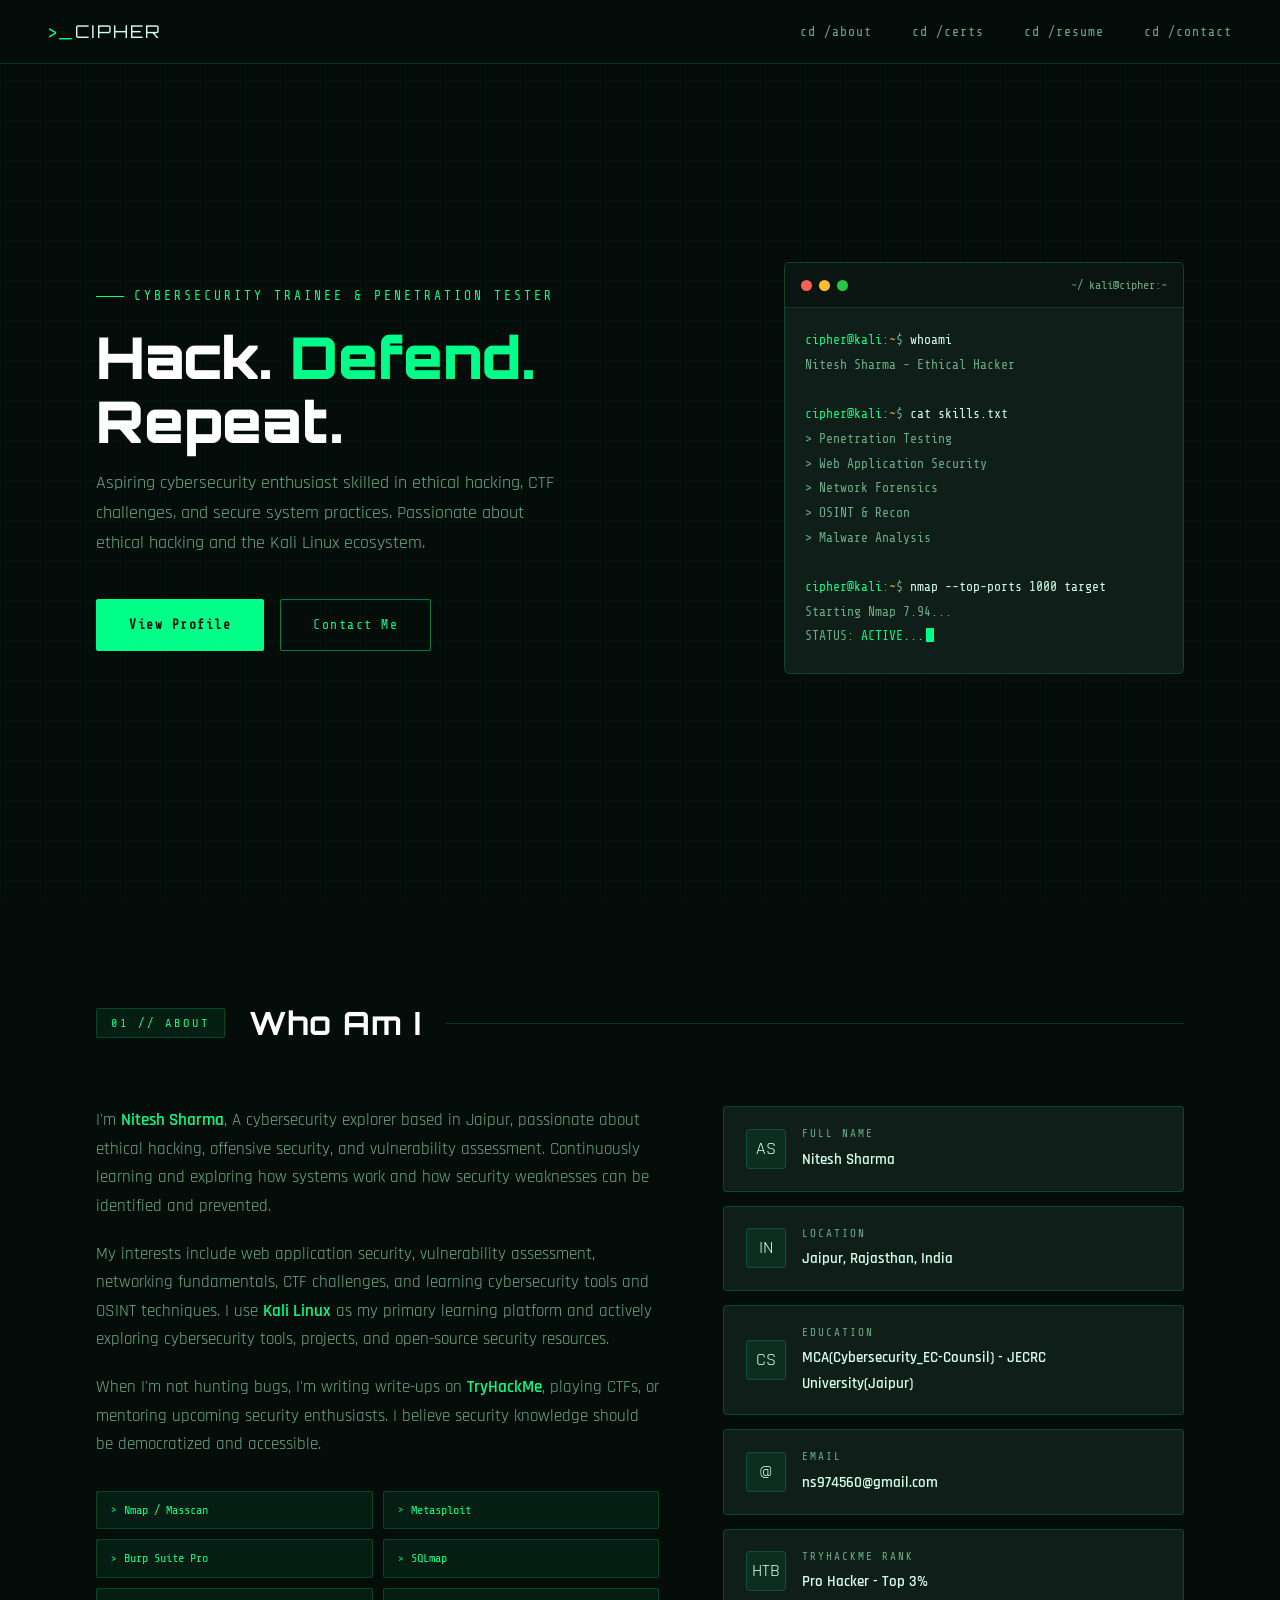
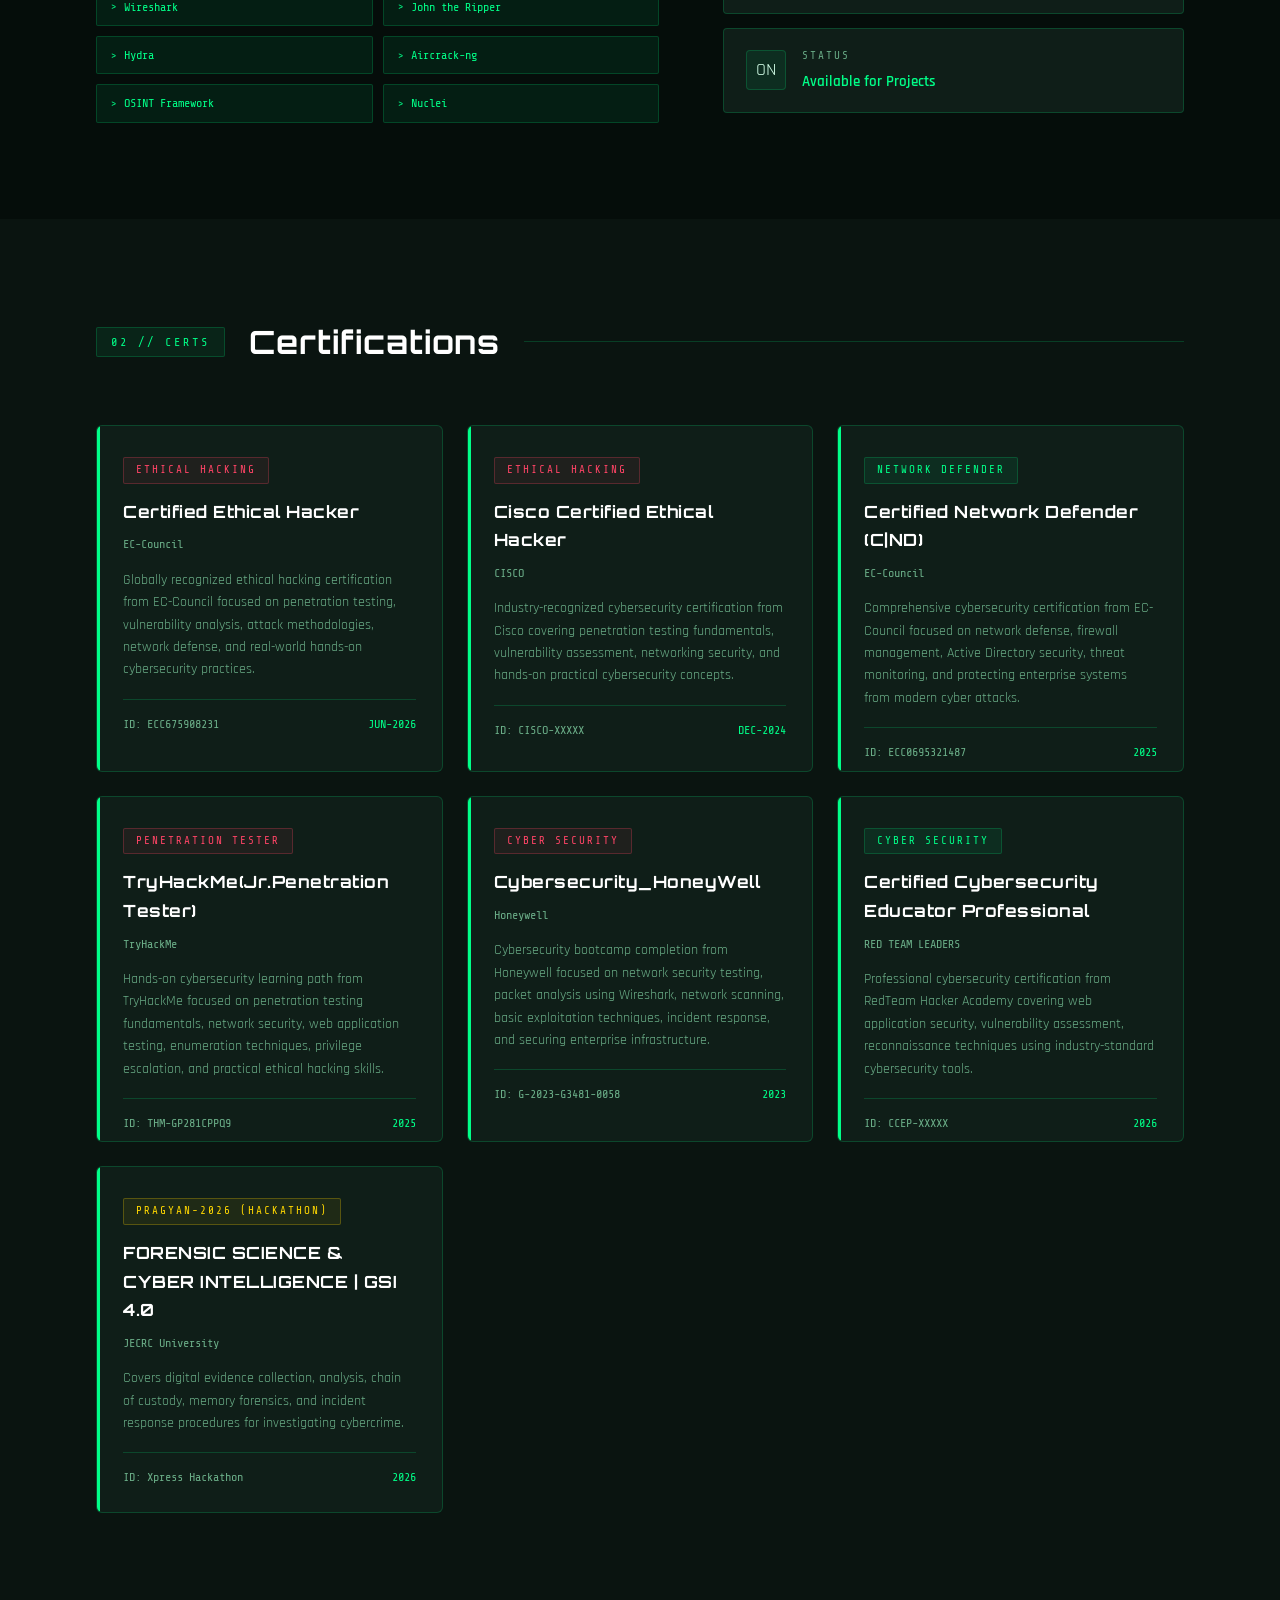
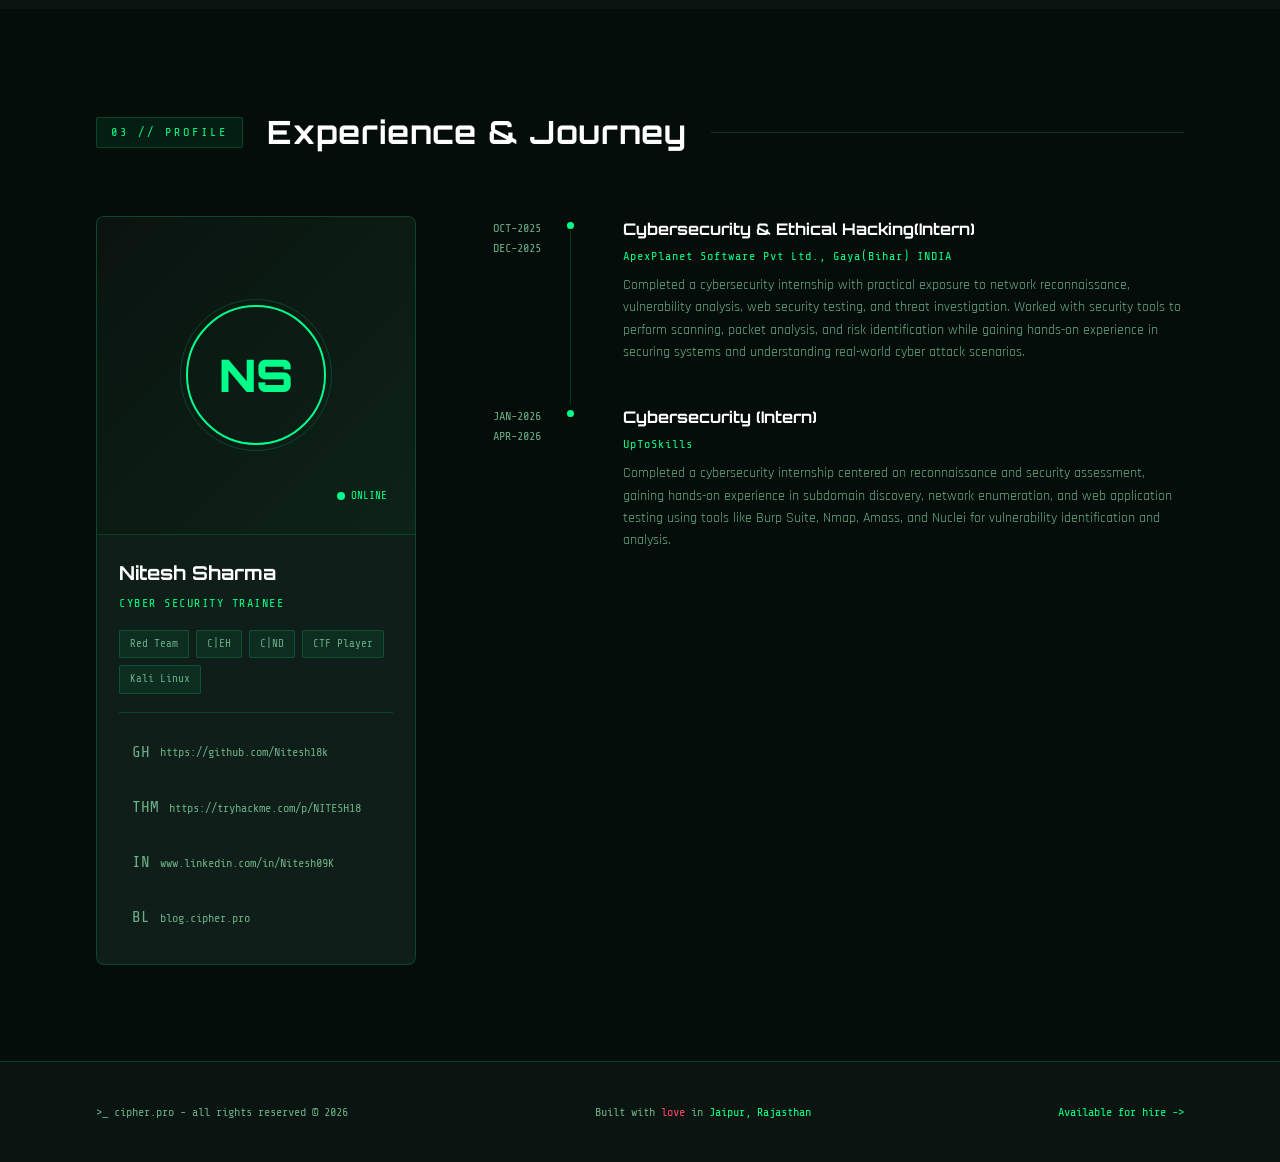
<file: index.html>
<!DOCTYPE html>
<html lang="en">

<head>
    <meta charset="UTF-8">
    <meta name="viewport" content="width=device-width, initial-scale=1.0">
    <title>CyberPortfolio - Security Researcher</title>
    <link
        href="https://fonts.googleapis.com/css2?family=Share+Tech+Mono&family=Rajdhani:wght@400;500;600;700&family=Orbitron:wght@700;900&display=swap"
        rel="stylesheet">
    <link rel="stylesheet" href="index.css">
</head>

<body>

    <nav>
        <a class="nav-logo" href="#home">&gt;_<span>CIPHER</span></a>
        <ul>
            <li><a href="#about">cd /about</a></li>
            <li><a href="#certificates">cd /certs</a></li>
            <li><a href="NITESH_RE.html">cd /resume</a></li>
            <li><a href="#contact">cd /contact</a></li>
        </ul>
    </nav>

    <section class="hero" id="home">
        <div class="hero-left">
            <div class="hero-tag">CYBERSECURITY TRAINEE &amp; PENETRATION TESTER</div>
            <h1>Hack. <span class="accent">Defend.</span><br>Repeat.</h1>
            <p class="hero-desc">
                Aspiring cybersecurity enthusiast skilled in ethical hacking, CTF challenges, and secure system
                practices.
                Passionate about ethical hacking and the Kali Linux ecosystem.
            </p>
            <div class="btn-row">
                <a class="btn btn-primary" href="#profile">View Profile</a>
                <a class="btn btn-outline" href="#contact">Contact Me</a>
            </div>
        </div>

        <div class="hero-terminal">
            <div class="terminal-bar">
                <div class="dot dot-r"></div>
                <div class="dot dot-y"></div>
                <div class="dot dot-g"></div>
                <span class="terminal-title">~/ kali@cipher:~</span>
            </div>
            <div class="terminal-body">
                <div><span class="t-prompt">cipher@kali</span><span class="t-out">:</span><span
                        class="t-high">~</span><span class="t-out">$</span> <span class="t-cmd">whoami</span></div>
                <div class="t-out">Nitesh Sharma - Ethical Hacker</div>
                <br>
                <div><span class="t-prompt">cipher@kali</span><span class="t-out">:</span><span
                        class="t-high">~</span><span class="t-out">$</span> <span class="t-cmd">cat skills.txt</span>
                </div>
                <div class="t-out">&gt; Penetration Testing</div>
                <div class="t-out">&gt; Web Application Security</div>
                <div class="t-out">&gt; Network Forensics</div>
                <div class="t-out">&gt; OSINT &amp; Recon</div>
                <div class="t-out">&gt; Malware Analysis</div>
                <br>
                <div><span class="t-prompt">cipher@kali</span><span class="t-out">:</span><span
                        class="t-high">~</span><span class="t-out">$</span> <span class="t-cmd">nmap --top-ports 1000
                        target</span></div>
                <div class="t-out">Starting Nmap 7.94...</div>
                <div><span class="t-out">STATUS: </span><span class="t-prompt">ACTIVE...</span><span
                        class="t-cursor"></span></div>
            </div>
        </div>
    </section>

    <!-- <div class="stats-row">
        <div class="stat-card">
            <span class="stat-num">150+</span>
            <span class="stat-label">CTF Challenges</span>
        </div>
        <div class="stat-card">
            <span class="stat-num">40+</span>
            <span class="stat-label">Vulnerabilities Found</span>
        </div>
        <div class="stat-card">
            <span class="stat-num">12</span>
            <span class="stat-label">Certifications</span>
        </div>
        <div class="stat-card">
            <span class="stat-num">5</span>
            <span class="stat-label">Years Experience</span>
        </div>
    </div> -->

    <section id="about">
        <div class="sec-header">
            <span class="sec-tag">01 // ABOUT</span>
            <h2>Who Am I</h2>
            <div class="sec-line"></div>
        </div>

        <div class="about-grid">
            <div class="about-text">
                <p>
                    I'm <strong>Nitesh Sharma</strong>, A cybersecurity explorer based in Jaipur, passionate about
                    ethical hacking,
                    offensive security, and vulnerability assessment.
                    Continuously learning and exploring how systems work
                    and how security weaknesses can be identified and prevented.
                </p>
                <p>
                    My interests include web application security, vulnerability assessment,
                    networking fundamentals, CTF challenges, and learning
                    cybersecurity tools and OSINT techniques. I use <strong>Kali Linux</strong> as my primary learning
                    platform and
                    actively exploring cybersecurity tools, projects,
                    and open-source security resources.
                </p>
                <p>
                    When I'm not hunting bugs, I'm writing write-ups on <strong>TryHackMe</strong>, playing CTFs, or
                    mentoring
                    upcoming security enthusiasts. I believe security knowledge should be democratized and accessible.
                </p>

                <div class="skills-grid">
                    <div class="skill-pill">Nmap / Masscan</div>
                    <div class="skill-pill">Metasploit</div>
                    <div class="skill-pill">Burp Suite Pro</div>
                    <div class="skill-pill">SQLmap</div>
                    <div class="skill-pill">Wireshark</div>
                    <div class="skill-pill">John the Ripper</div>
                    <div class="skill-pill">Hydra</div>
                    <div class="skill-pill">Aircrack-ng</div>
                    <div class="skill-pill">OSINT Framework</div>
                    <div class="skill-pill">Nuclei</div>
                </div>
            </div>

            <div class="about-right">
                <div class="info-card">
                    <div class="info-icon">AS</div>
                    <div>
                        <div class="info-label">Full Name</div>
                        <div class="info-val">Nitesh Sharma</div>
                    </div>
                </div>
                <div class="info-card">
                    <div class="info-icon">IN</div>
                    <div>
                        <div class="info-label">Location</div>
                        <div class="info-val">Jaipur, Rajasthan, India</div>
                    </div>
                </div>
                <div class="info-card">
                    <div class="info-icon">CS</div>
                    <div>
                        <div class="info-label">Education</div>
                        <div class="info-val">MCA(Cybersecurity_EC-Counsil) - JECRC University(Jaipur)</div>
                    </div>
                </div>
                <div class="info-card">
                    <div class="info-icon">@</div>
                    <div>
                        <div class="info-label">Email</div>
                        <div class="info-val">ns974560@gmail.com</div>
                    </div>
                </div>
                <div class="info-card">
                    <div class="info-icon">HTB</div>
                    <div>
                        <div class="info-label">TryHackMe Rank</div>
                        <div class="info-val">Pro Hacker - Top 3%</div>
                    </div>
                </div>
                <div class="info-card">
                    <div class="info-icon">ON</div>
                    <div>
                        <div class="info-label">Status</div>
                        <div class="info-val" style="color:var(--green);">Available for Projects</div>
                    </div>
                </div>
            </div>
        </div>
    </section>

    <section id="certificates">
        <div class="sec-header">
            <span class="sec-tag">02 // CERTS</span>
            <h2>Certifications</h2>
            <div class="sec-line"></div>
        </div>

        <div class="certs-grid">
            <div class="cert-card">
                <div class="cert-hover-art">
                    <div class="wrapper">
                        <img src="src/CEH.jpg" alt="Certificate preview" class="post-img">
                    </div>
                </div>
                <div class="cert-content">
                    <span class="cert-badge red">ETHICAL HACKING</span>
                    <div class="cert-title">Certified Ethical Hacker</div>
                    <div class="cert-issuer">EC-Council</div>
                    <p class="cert-desc">Globally recognized ethical hacking certification from EC-Council focused on penetration testing, 
                        vulnerability analysis, attack methodologies, network defense, 
                        and real-world hands-on cybersecurity practices.</p>
                    <div class="cert-footer">
                        <span>ID: ECC675908231</span>
                        <span class="cert-year">JUN-2026</span>
                    </div>
                </div>
            </div>
            
            <div class="cert-card">
                <div class="cert-hover-art">
                    <div class="wrapper">
                        <img src="src/CCEH.jpg" alt="Certificate preview" class="post-img">
                    </div>
                </div>
                <div class="cert-content">
                    <span class="cert-badge red">ETHICAL HACKING</span>
                    <div class="cert-title">Cisco Certified Ethical Hacker</div>
                    <div class="cert-issuer">CISCO</div>
                    <p class="cert-desc">Industry-recognized cybersecurity certification from Cisco
                        covering penetration testing fundamentals, vulnerability assessment,
                        networking security, and hands-on practical cybersecurity concepts.</p>
                    <div class="cert-footer">
                        <span>ID: CISCO-XXXXX</span>
                        <span class="cert-year">DEC-2024</span>
                    </div>
                </div>
            </div>

            <div class="cert-card">
                <div class="cert-hover-art">
                    <div class="wrapper">
                        <img src="src/CND.jpg" alt="Certificate preview" class="post-img">
                    </div>
                </div>
                <div class="cert-content">
                    <span class="cert-badge">NETWORK DEFENDER</span>
                    <div class="cert-title">Certified Network Defender (C|ND)</div>
                    <div class="cert-issuer">EC-Council</div>
                    <p class="cert-desc">Comprehensive cybersecurity certification from EC-Council focused on
                        network defense, firewall management, Active Directory security, threat monitoring,
                        and protecting enterprise systems from modern cyber attacks.</p>
                    <div class="cert-footer">
                        <span>ID: ECC0695321487</span>
                        <span class="cert-year">2025</span>
                    </div>
                </div>
            </div>

            <div class="cert-card">
                <div class="cert-hover-art">
                    <div class="wrapper">
                        <img src="src/THM-JPT.jpg" alt="Certificate preview" class="post-img">
                    </div>
                </div>
                <div class="cert-content">
                    <span class="cert-badge red">Penetration Tester</span>
                    <div class="cert-title">TryHackMe(Jr.Penetration Tester)</div>
                    <div class="cert-issuer">TryHackMe</div>
                    <p class="cert-desc">Hands-on cybersecurity learning path from TryHackMe focused on penetration
                        testing fundamentals, network security, web application testing, enumeration techniques,
                        privilege escalation, and practical ethical hacking skills.</p>
                    <div class="cert-footer">
                        <span>ID: THM-GP281CPPQ9</span>
                        <span class="cert-year">2025</span>
                    </div>
                </div>
            </div>

            <div class="cert-card">
                <div class="cert-hover-art">
                    <div class="wrapper">
                        <img src="src/Honeywell.jpg" alt="Certificate preview" class="post-img">
                    </div>
                </div>
                <div class="cert-content">
                    <span class="cert-badge red">Cyber Security</span>
                    <div class="cert-title">Cybersecurity_HoneyWell</div>
                    <div class="cert-issuer">Honeywell</div>
                    <p class="cert-desc">Cybersecurity bootcamp completion from Honeywell focused on network security
                        testing,
                        packet analysis using Wireshark, network scanning, basic exploitation techniques, incident
                        response,
                        and securing enterprise infrastructure.</p>
                    <div class="cert-footer">
                        <span>ID: G-2023-G3481-0058</span>
                        <span class="cert-year">2023</span>
                    </div>
                </div>
            </div>

            <div class="cert-card">
                <div class="cert-hover-art">
                    <div class="wrapper">
                        <img src="src/CCEP.jpg" alt="Certificate preview" class="post-img">
                    </div>
                </div>
                <div class="cert-content">
                    <span class="cert-badge">CYBER SECURITY</span>
                    <div class="cert-title">Certified Cybersecurity Educator Professional</div>
                    <div class="cert-issuer">RED TEAM LEADERS</div>
                    <p class="cert-desc">Professional cybersecurity certification from RedTeam Hacker Academy covering
                        web
                        application security, vulnerability assessment, reconnaissance techniques using industry-standard cybersecurity tools.</p>
                    <div class="cert-footer">
                        <span>ID: CCEP-XXXXX</span>
                        <span class="cert-year">2026</span>
                    </div>
                </div>
            </div>

            <div class="cert-card">
                <div class="cert-hover-art">
                    <div class="wrapper">
                        <img src="src/Pragyan.jpg" alt="Certificate preview" class="post-img">
                    </div>
                </div>
                <div class="cert-content">
                    <span class="cert-badge gold">PRAGYAN-2026 (Hackathon)</span>
                    <div class="cert-title">FORENSIC SCIENCE & CYBER INTELLIGENCE | GSI 4.0</div>
                    <div class="cert-issuer">JECRC University</div>
                    <p class="cert-desc">Covers digital evidence collection, analysis, chain of custody, memory
                        forensics, and
                        incident response procedures for investigating cybercrime.</p>
                    <div class="cert-footer">
                        <span>ID: Xpress Hackathon</span>
                        <span class="cert-year">2026</span>
                    </div>
                </div>
            </div>
        </div>
    </section>

    <section id="profile">
        <div class="sec-header">
            <span class="sec-tag">03 // PROFILE</span>
            <h2>Experience &amp; Journey</h2>
            <div class="sec-line"></div>
        </div>

        <div class="profile-wrapper">
            <div class="profile-card">
                <div class="profile-avatar">
                    <div class="avatar-ring">
                        <span class="avatar-initials">NS</span>
                    </div>
                    <div class="avatar-status">
                        <div class="status-dot"></div>
                        ONLINE
                    </div>
                </div>
                <div class="profile-info">
                    <div class="profile-name">Nitesh Sharma</div>
                    <div class="profile-role">CYBER SECURITY TRAINEE</div>
                    <div class="profile-tags">
                        <span class="tag">Red Team</span>
                        <span class="tag">C|EH</span>
                        <span class="tag">C|ND</span>
                        <span class="tag">CTF Player</span>
                        <span class="tag">Kali Linux</span>
                    </div>
                    <div class="profile-links">
                        <a class="plink" href="https://github.com/Nitesh18k"><span class="plink-icon">GH</span> https://github.com/Nitesh18k</a>
                        <!-- <a class="plink" href="#"><span class="plink-icon">HTB</span> hackthebox.com/cipher</a> -->
                        <a class="plink" href="https://tryhackme.com/p/NITESH18"><span class="plink-icon">THM</span>
                            https://tryhackme.com/p/NITESH18</a>
                        <a class="plink" href="www.linkedin.com/in/Nitesh09K"><span class="plink-icon">IN</span>
                            www.linkedin.com/in/Nitesh09K</a>
                        <a class="plink" href="#"><span class="plink-icon">BL</span> blog.cipher.pro</a>
                    </div>
                </div>
            </div>

            <div class="timeline">
                <!-- <div class="tl-item">
                    <div class="tl-year">2024<br>Present</div>
                    <div class="tl-dot"></div>
                    <div class="tl-content">
                        <div class="tl-role">Jr.Penetration Tester</div>
                        <div class="tl-company">CipherShield Security Labs, Jaipur</div>
                        <div class="tl-desc">Performed hands-on practice in penetration testing, network security assessment, vulnerability scanning, 
                            and basic exploitation techniques through labs, CTF challenges, and cybersecurity training platforms. 
                            Gained experience in identifying security weaknesses and documenting findings in technical reports.
                        </div>
                    </div>
                </div> -->

                <div class="tl-item">
                    <div class="tl-year">OCT-2025<br>DEC-2025</div>
                    <div class="tl-dot"></div>
                    <div class="tl-content">
                        <div class="tl-role">Cybersecurity & Ethical Hacking(Intern)</div>
                        <div class="tl-company">ApexPlanet Software Pvt Ltd., Gaya(Bihar) INDIA</div>
                        <div class="tl-desc">Completed a cybersecurity internship with practical exposure to network
                            reconnaissance,
                            vulnerability analysis, web security testing, and threat investigation. Worked with security
                            tools to perform scanning, packet analysis, and risk identification while gaining hands-on
                            experience
                            in securing systems and understanding real-world cyber attack scenarios.</div>
                    </div>
                </div>

                <div class="tl-item">
                    <div class="tl-year">JAN-2026<br>APR-2026</div>
                    <div class="tl-dot"></div>
                    <div class="tl-content">
                        <div class="tl-role">Cybersecurity (Intern)</div>
                        <div class="tl-company">UpToSkills</div>
                        <div class="tl-desc">Completed a cybersecurity internship centered on reconnaissance and
                            security assessment,
                            gaining hands-on experience in subdomain discovery, network enumeration, and web application
                            testing
                            using tools like Burp Suite, Nmap, Amass, and Nuclei for vulnerability identification and
                            analysis.</div>
                    </div>
                </div>

                <!-- <div class="tl-item">
                    <div class="tl-year">2019<br>2021</div>
                    <div class="tl-dot"></div>
                    <div class="tl-content">
                        <div class="tl-role">Security Intern + CTF Player</div>
                        <div class="tl-company">JECRC University</div>
                        <div class="tl-desc">Active participant in cybersecurity communities and CTF challenges, 
                            with experience collaborating in technical events, hackathons, and security learning activities. 
                            Regularly explores ethical hacking labs and practical cybersecurity problem-solving environments.</div>
                    </div>
                </div> -->
            </div>
        </div>
    </section>

    <footer id="contact">
        <span>&gt;_ cipher.pro - all rights reserved &copy; 2026</span>
        <span>Built with <span style="color:var(--red)">love</span> in <a href="#">Jaipur, Rajasthan</a></span>
        <span style="color:var(--green)">Available for hire -&gt;</span>
    </footer>

</body>

</html>
</file>
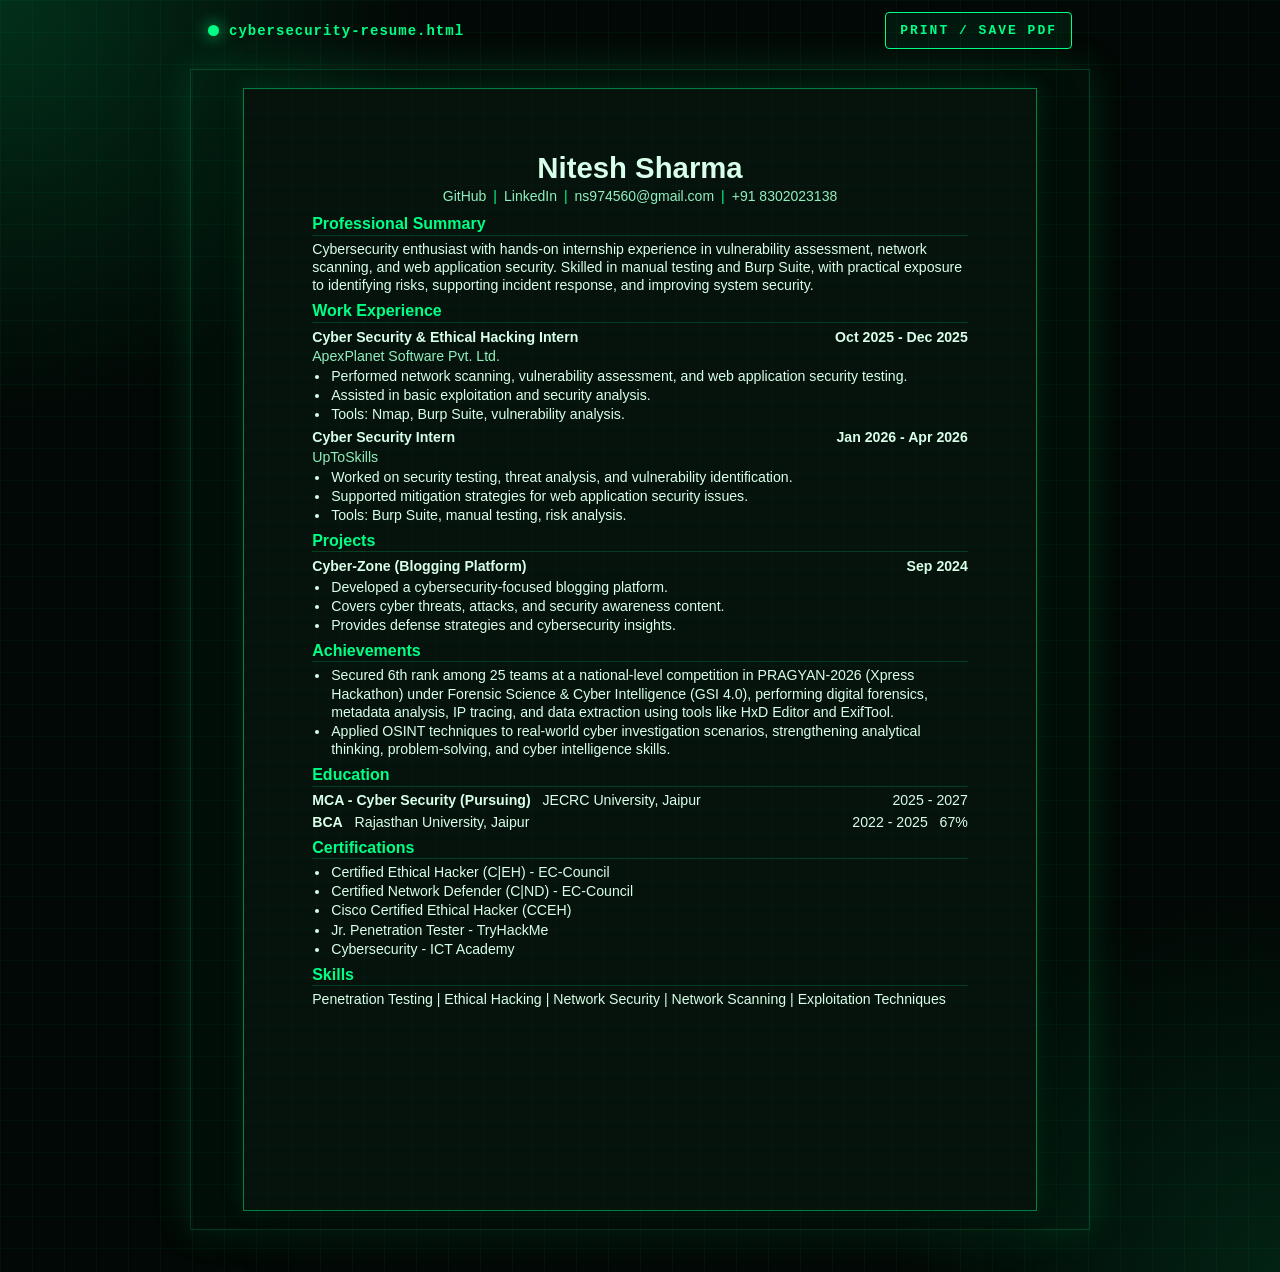
<file: NITESH_RE.html>
<!DOCTYPE html>
<html lang="en">
<head>
  <meta charset="UTF-8" />
  <meta name="viewport" content="width=device-width, initial-scale=1.0" />
  <title>Nitesh Sharma Resume</title>
  <style>
    :root {
      --cyber-bg: #020805;
      --cyber-line: #00ff85;
      --cyber-soft: rgba(0, 255, 133, 0.18);
      --cyber-panel: #06120c;
      --cyber-text: #d8ffe9;
      --cyber-muted: #8ff0bd;
      --ink: #111111;
      --muted: #333333;
      --rule: #1f1f1f;
    }

    * {
      box-sizing: border-box;
    }

    body {
      margin: 0;
      min-height: 100vh;
      background:
        linear-gradient(rgba(0, 255, 133, 0.04) 1px, transparent 1px),
        linear-gradient(90deg, rgba(0, 255, 133, 0.04) 1px, transparent 1px),
        radial-gradient(circle at top left, rgba(0, 255, 133, 0.16), transparent 26rem),
        radial-gradient(circle at bottom right, rgba(0, 140, 78, 0.2), transparent 24rem),
        var(--cyber-bg);
      background-size: 32px 32px, 32px 32px, auto, auto;
      color: var(--cyber-text);
      font-family: Arial, Helvetica, sans-serif;
    }

    .toolbar {
      width: min(100%, 900px);
      margin: 0 auto;
      padding: 12px 18px;
      display: flex;
      align-items: center;
      justify-content: space-between;
      color: var(--cyber-line);
      font: 700 14px Consolas, "Courier New", monospace;
      letter-spacing: 1px;
    }

    .toolbar span {
      display: inline-flex;
      align-items: center;
      gap: 10px;
    }

    .toolbar span::before {
      content: "";
      width: 11px;
      height: 11px;
      border-radius: 50%;
      background: var(--cyber-line);
      box-shadow: 0 0 16px var(--cyber-line);
    }

    .print-button {
      border: 1px solid var(--cyber-line);
      border-radius: 4px;
      padding: 10px 14px;
      color: var(--cyber-line);
      background: rgba(0, 255, 133, 0.06);
      cursor: pointer;
      font: 800 13px Consolas, "Courier New", monospace;
      letter-spacing: 2px;
    }

    .print-button:hover {
      background: rgba(0, 255, 133, 0.15);
    }

    .sheet-wrap {
      width: min(100%, 900px);
      margin: 8px auto 42px;
      padding: 18px;
      border: 1px solid var(--cyber-soft);
      background: rgba(0, 255, 133, 0.025);
      box-shadow: 0 0 38px rgba(0, 255, 133, 0.14);
    }

    .resume-sheet {
      width: 210mm;
      min-height: 297mm;
      margin: 0 auto;
      padding: 17mm 18mm 15mm;
      background:
        linear-gradient(rgba(0, 255, 133, 0.025) 1px, transparent 1px),
        linear-gradient(90deg, rgba(0, 255, 133, 0.025) 1px, transparent 1px),
        var(--cyber-panel);
      background-size: 24px 24px, 24px 24px, auto;
      color: var(--cyber-text);
      border: 1px solid rgba(0, 255, 133, 0.45);
      box-shadow: 0 12px 34px rgba(0, 0, 0, 0.55), 0 0 22px rgba(0, 255, 133, 0.16);
      font-size: 10.6pt;
      line-height: 1.28;
    }

    header {
      text-align: center;
      margin-bottom: 10px;
    }

    h1 {
      margin: 0 0 5px;
      font-size: 22pt;
      line-height: 1;
      letter-spacing: 0;
      font-weight: 700;
    }

    .contact {
      display: flex;
      justify-content: center;
      flex-wrap: wrap;
      gap: 0;
      color: var(--ink);
      font-size: 10.5pt;
    }

    .contact a,
    .contact span {
      color: var(--cyber-muted);
      text-decoration: none;
    }

    .contact a:hover {
      color: var(--cyber-line);
      text-decoration: underline;
    }

    .contact a:not(:last-child)::after,
    .contact span:not(:last-child)::after {
      content: "|";
      display: inline-block;
      margin: 0 7px;
      color: var(--cyber-line);
    }

    section {
      margin-top: 8px;
    }

    h2 {
      margin: 0 0 4px;
      padding-bottom: 2px;
      border-bottom: 1px solid var(--cyber-soft);
      color: var(--cyber-line);
      font-size: 12pt;
      line-height: 1.1;
      font-weight: 700;
    }

    p {
      margin: 0;
    }

    .entry {
      margin-top: 5px;
    }

    .entry-head {
      display: flex;
      justify-content: space-between;
      gap: 16px;
      font-weight: 700;
    }

    .date {
      white-space: nowrap;
      font-weight: 700;
    }

    .org {
      margin-top: 1px;
      color: var(--cyber-muted);
    }

    ul {
      margin: 2px 0 0 18px;
      padding: 0;
    }

    li {
      margin: 1px 0;
      padding-left: 1px;
    }

    .education-row {
      display: grid;
      grid-template-columns: 1fr auto;
      column-gap: 16px;
      margin-top: 4px;
    }

    .skills-line {
      margin-top: 3px;
    }

    @media (max-width: 860px) {
      .resume-sheet {
        width: 100%;
        min-height: auto;
        padding: 28px 24px;
      }

      .sheet-wrap {
        padding: 10px;
      }
    }

    @page {
      size: A4;
      margin: 0;
    }

    @media print {
      html,
      body {
        width: 210mm;
        height: 297mm;
        margin: 0;
        background: #ffffff;
      }

      .toolbar,
      .sheet-wrap {
        margin: 0;
        padding: 0;
        border: 0;
        box-shadow: none;
      }

      .toolbar {
        display: none;
      }

      .resume-sheet {
        width: 210mm;
        height: 297mm;
        min-height: 297mm;
        margin: 0;
        padding: 14mm 16mm 12mm;
        background: #ffffff;
        color: var(--ink);
        border: 0;
        box-shadow: none;
        overflow: hidden;
        font-size: 10pt;
        line-height: 1.2;
      }

      .contact a,
      .contact span {
        color: var(--ink);
      }

      .contact a:not(:last-child)::after,
      .contact span:not(:last-child)::after {
        color: var(--muted);
      }

      h2 {
        border-bottom: 1px solid var(--rule);
        color: var(--ink);
      }

      .org {
        color: var(--ink);
      }

      h1 {
        font-size: 21pt;
      }

      h2 {
        font-size: 11.5pt;
      }

      section {
        margin-top: 6px;
      }
    }
  </style>
</head>
<body>
  <div class="toolbar">
    <span>cybersecurity-resume.html</span>
    <button class="print-button" type="button" onclick="window.print()">PRINT / SAVE PDF</button>
  </div>

  <main class="sheet-wrap">
    <article class="resume-sheet">
      <header>
        <h1>Nitesh Sharma</h1>
        <nav class="contact" aria-label="Contact links">
          <a href="https://github.com/Nitesh18k" target="_blank" rel="noopener noreferrer">GitHub</a>
          <a href="www.linkedin.com/in/Nitesh09K" target="_blank" rel="noopener noreferrer">LinkedIn</a>
          <a href="mailto:ns974560@gmail.com">ns974560@gmail.com</a>
          <a href="tel:+918302023138">+91 8302023138</a>
        </nav>
      </header>

      <section>
        <h2>Professional Summary</h2>
        <p>Cybersecurity enthusiast with hands-on internship experience in vulnerability assessment, network scanning, and web application security. Skilled in manual testing and Burp Suite, with practical exposure to identifying risks, supporting incident response, and improving system security.</p>
      </section>

      <section>
        <h2>Work Experience</h2>
        <div class="entry">
          <div class="entry-head">
            <span>Cyber Security &amp; Ethical Hacking Intern</span>
            <span class="date">Oct 2025 - Dec 2025</span>
          </div>
          <p class="org">ApexPlanet Software Pvt. Ltd.</p>
          <ul>
            <li>Performed network scanning, vulnerability assessment, and web application security testing.</li>
            <li>Assisted in basic exploitation and security analysis.</li>
            <li>Tools: Nmap, Burp Suite, vulnerability analysis.</li>
          </ul>
        </div>

        <div class="entry">
          <div class="entry-head">
            <span>Cyber Security Intern</span>
            <span class="date">Jan 2026 - Apr 2026</span>
          </div>
          <p class="org">UpToSkills</p>
          <ul>
            <li>Worked on security testing, threat analysis, and vulnerability identification.</li>
            <li>Supported mitigation strategies for web application security issues.</li>
            <li>Tools: Burp Suite, manual testing, risk analysis.</li>
          </ul>
        </div>
      </section>

      <section>
        <h2>Projects</h2>
        <div class="entry">
          <div class="entry-head">
            <span>Cyber-Zone (Blogging Platform)</span>
            <span class="date">Sep 2024</span>
          </div>
          <ul>
            <li>Developed a cybersecurity-focused blogging platform.</li>
            <li>Covers cyber threats, attacks, and security awareness content.</li>
            <li>Provides defense strategies and cybersecurity insights.</li>
          </ul>
        </div>
      </section>

      <section>
        <h2>Achievements</h2>
        <ul>
          <li>Secured 6th rank among 25 teams at a national-level competition in PRAGYAN-2026 (Xpress Hackathon) under Forensic Science &amp; Cyber Intelligence (GSI 4.0), performing digital forensics, metadata analysis, IP tracing, and data extraction using tools like HxD Editor and ExifTool.</li>
          <li>Applied OSINT techniques to real-world cyber investigation scenarios, strengthening analytical thinking, problem-solving, and cyber intelligence skills.</li>
        </ul>
      </section>

      <section>
        <h2>Education</h2>
        <div class="education-row">
          <div><strong>MCA - Cyber Security (Pursuing)</strong> &nbsp; JECRC University, Jaipur</div>
          <div>2025 - 2027</div>
        </div>
        <div class="education-row">
          <div><strong>BCA</strong> &nbsp; Rajasthan University, Jaipur</div>
          <div>2022 - 2025 &nbsp; 67%</div>
        </div>
      </section>

      <section>
        <h2>Certifications</h2>
        <ul>
          <li>Certified Ethical Hacker (C|EH) - EC-Council</li>
          <li>Certified Network Defender (C|ND) - EC-Council</li>
          <li>Cisco Certified Ethical Hacker (CCEH)</li>
          <li>Jr. Penetration Tester - TryHackMe</li>
          <li>Cybersecurity - ICT Academy</li>
        </ul>
      </section>

      <section>
        <h2>Skills</h2>
        <p class="skills-line">Penetration Testing | Ethical Hacking | Network Security | Network Scanning | Exploitation Techniques</p>
      </section>
    </article>
  </main>
</body>
</html>
</file>
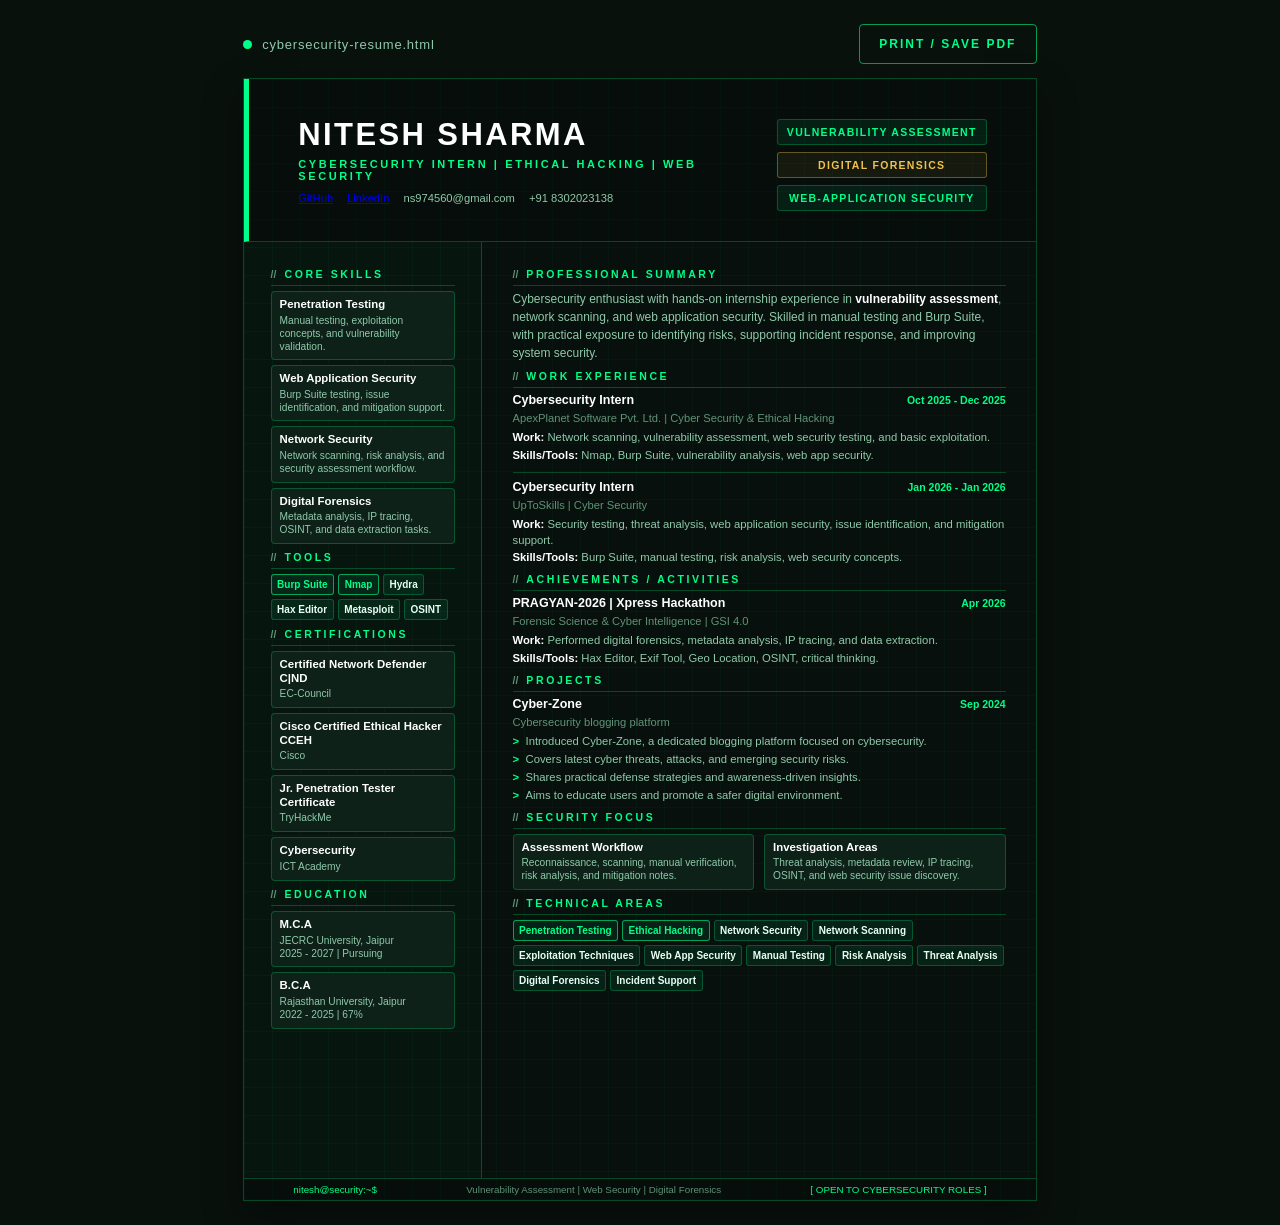
<file: R_Nite.html>
<!DOCTYPE html>
<html lang="en">

<head>
  <meta charset="UTF-8" />
  <meta name="viewport" content="width=device-width, initial-scale=1.0" />
  <title>Nitesh Sharma - Cybersecurity Resume</title>
  <style>
    :root {
      --green: #00ff88;
      --green-soft: rgba(0, 255, 136, 0.08);
      --green-line: rgba(0, 255, 136, 0.24);
      --green-strong: rgba(0, 255, 136, 0.58);
      --bg: #07100c;
      --panel: #0a1912;
      --panel-2: #0d2118;
      --text: #e6fff2;
      --muted: #8fc9aa;
      --dim: #5f9277;
      --gold: #f2c14e;
    }

    * {
      box-sizing: border-box;
      margin: 0;
      padding: 0;
    }

    body {
      min-height: 100vh;
      padding: 24px 14px;
      background: #09110d;
      color: var(--text);
      font-family: "Segoe UI", Arial, Helvetica, sans-serif;
    }

    .toolbar {
      width: 210mm;
      max-width: 100%;
      margin: 0 auto 14px;
      display: flex;
      align-items: center;
      justify-content: space-between;
      gap: 12px;
      color: var(--muted);
      font-size: 13px;
      letter-spacing: 0.8px;
    }

    .toolbar-title {
      display: flex;
      align-items: center;
      gap: 10px;
    }

    .dot {
      width: 9px;
      height: 9px;
      border-radius: 50%;
      background: var(--green);
    }

    .print-btn {
      height: 40px;
      min-width: 178px;
      border: 1.5px solid var(--green-strong);
      border-radius: 4px;
      background: transparent;
      color: var(--green);
      cursor: pointer;
      font-size: 12px;
      font-weight: 800;
      letter-spacing: 2px;
      text-transform: uppercase;
    }

    .print-btn:hover {
      background: var(--green-soft);
      border-color: var(--green);
    }

    .page {
      width: 210mm;
      height: 297mm;
      margin: 0 auto;
      overflow: hidden;
      background: var(--bg);
      border: 1px solid var(--green-line);
      box-shadow: 0 16px 36px rgba(0, 0, 0, 0.42);
      position: relative;
    }

    .page::before {
      content: "";
      position: absolute;
      inset: 0;
      background-image:
        linear-gradient(rgba(0, 255, 136, 0.026) 1px, transparent 1px),
        linear-gradient(90deg, rgba(0, 255, 136, 0.026) 1px, transparent 1px);
      background-size: 28px 28px;
      pointer-events: none;
    }

    .resume {
      position: relative;
      z-index: 1;
      height: 100%;
      display: flex;
      flex-direction: column;
    }

    .topbar {
      padding: 10.5mm 13mm 8mm;
      border-bottom: 1px solid var(--green-line);
      border-left: 5px solid var(--green);
      background: rgba(0, 0, 0, 0.18);
    }

    .name-row {
      display: grid;
      grid-template-columns: 1fr 66mm;
      gap: 14px;
      align-items: start;
    }

    h1 {
      color: #ffffff;
      font-size: 31px;
      line-height: 1;
      letter-spacing: 2.4px;
      text-transform: uppercase;
      margin-bottom: 8px;
    }

    .headline {
      color: var(--green);
      font-size: 11px;
      font-weight: 800;
      letter-spacing: 2.6px;
      text-transform: uppercase;
      margin-bottom: 9px;
    }

    .contact {
      display: flex;
      flex-wrap: wrap;
      gap: 6px 14px;
      color: var(--muted);
      font-size: 11.2px;
      line-height: 1.35;
    }

    .status-card {
      justify-self: end;
      display: grid;
      gap: 7px;
      min-width: 54mm;
    }

    .status-card span {
      border: 1px solid var(--green-line);
      background: var(--green-soft);
      color: var(--green);
      border-radius: 3px;
      padding: 6px 9px;
      font-size: 10.5px;
      font-weight: 800;
      letter-spacing: 1.3px;
      text-align: center;
      text-transform: uppercase;
    }

    .status-card span:nth-child(2) {
      color: var(--gold);
      border-color: rgba(242, 193, 78, 0.36);
      background: rgba(242, 193, 78, 0.07);
    }

    .body-grid {
      flex: 1;
      display: grid;
      grid-template-columns: 63mm 1fr;
      min-height: 0;
    }

    aside {
      border-right: 1px solid var(--green-line);
      padding: 7mm 7mm 6mm;
      background: rgba(0, 255, 136, 0.018);
    }

    main {
      padding: 7mm 8mm 6mm;
    }

    .section {
      margin-bottom: 7.5px;
    }

    .title {
      display: flex;
      align-items: center;
      gap: 8px;
      color: var(--green);
      font-size: 10.5px;
      font-weight: 900;
      letter-spacing: 2.6px;
      text-transform: uppercase;
      margin-bottom: 5px;
      padding-bottom: 5px;
      border-bottom: 1px solid var(--green-line);
    }

    .title::before {
      content: "//";
      color: var(--dim);
      letter-spacing: 0;
    }

    .summary {
      color: var(--muted);
      font-size: 12px;
      line-height: 1.48;
    }

    .summary strong,
    strong {
      color: #ffffff;
      font-weight: 800;
    }

    .card-list {
      display: grid;
      gap: 5px;
    }

    .skill-card,
    .mini-card {
      border: 1px solid var(--green-line);
      background: var(--panel-2);
      border-radius: 4px;
      padding: 6px 8px;
    }

    .skill-card h3,
    .mini-card h3 {
      color: #ffffff;
      font-size: 11.4px;
      line-height: 1.2;
      margin-bottom: 3px;
    }

    .skill-card p,
    .mini-card p {
      color: var(--muted);
      font-size: 10.2px;
      line-height: 1.25;
    }

    .tags {
      display: flex;
      flex-wrap: wrap;
      gap: 4px;
    }

    .tag {
      border: 1px solid var(--green-line);
      border-radius: 3px;
      background: var(--green-soft);
      color: var(--text);
      font-size: 10px;
      font-weight: 700;
      line-height: 1.1;
      padding: 4px 5.5px;
    }

    .tag.hot {
      color: var(--green);
      border-color: var(--green-strong);
    }

    .item {
      border-bottom: 1px solid var(--green-line);
      padding-bottom: 7px;
      margin-bottom: 7px;
    }

    .item:last-child {
      border-bottom: 0;
      padding-bottom: 0;
      margin-bottom: 0;
    }

    .item-head {
      display: flex;
      justify-content: space-between;
      gap: 12px;
      align-items: baseline;
      margin-bottom: 3px;
    }

    .role,
    .project,
    .degree,
    .cert {
      color: #ffffff;
      font-size: 12.5px;
      font-weight: 900;
      line-height: 1.2;
    }

    .date {
      color: var(--green);
      font-size: 10.5px;
      font-weight: 800;
      white-space: nowrap;
    }

    .org,
    .meta {
      color: var(--dim);
      font-size: 11.2px;
      line-height: 1.32;
      margin-bottom: 4px;
    }

    .line {
      color: var(--muted);
      font-size: 11.3px;
      line-height: 1.36;
      margin-bottom: 2.5px;
    }

    ul {
      list-style: none;
    }

    li {
      position: relative;
      color: var(--muted);
      font-size: 11.3px;
      line-height: 1.34;
      padding-left: 13px;
      margin-bottom: 3px;
    }

    li::before {
      content: ">";
      position: absolute;
      left: 0;
      top: 0;
      color: var(--green);
      font-weight: 900;
    }

    .two-col {
      display: grid;
      grid-template-columns: 1fr 1fr;
      gap: 10px;
    }

    .compact-stack {
      display: grid;
      gap: 5px;
    }

    .footer {
      border-top: 1px solid var(--green-line);
      padding: 5px 13mm;
      display: flex;
      justify-content: space-between;
      color: var(--dim);
      font-size: 9.8px;
      background: rgba(0, 0, 0, 0.18);
    }

    .footer span:first-child,
    .footer span:last-child {
      color: var(--green);
    }

    @page {
      size: A4;
      margin: 0;
    }

    @media print {

      html,
      body {
        width: 210mm;
        height: 297mm;
        margin: 0;
        padding: 0;
        background: #ffffff;
      }

      .toolbar {
        display: none !important;
      }

      .page {
        width: 210mm;
        height: 297mm;
        margin: 0;
        box-shadow: none;
        border: 0;
        background: #ffffff;
        color: #111111;
      }

      .page::before {
        display: none;
      }

      .resume,
      .topbar,
      aside,
      main,
      .footer {
        background: #ffffff !important;
        color: #111111 !important;
      }

      .topbar {
        border-left: 0;
        border-bottom: 2px solid #111111;
        padding: 11mm 13mm 8mm;
      }

      .name-row {
        grid-template-columns: 1fr 62mm;
      }

      h1 {
        color: #111111 !important;
      }

      .headline {
        color: #222222 !important;
      }

      .contact,
      .summary,
      .skill-card p,
      .mini-card p,
      .org,
      .meta,
      .line,
      li,
      .footer {
        color: #444444 !important;
      }

      .status-card span,
      .skill-card,
      .mini-card,
      .tag {
        background: #ffffff !important;
        color: #111111 !important;
        border-color: #cccccc !important;
      }

      .title {
        color: #111111 !important;
        border-bottom-color: #cccccc !important;
      }

      .title::before,
      li::before,
      .date,
      .footer span:first-child,
      .footer span:last-child {
        color: #111111 !important;
      }

      aside {
        border-right-color: #cccccc;
      }

      .item {
        border-bottom-color: #dddddd;
      }

      .role,
      .project,
      .degree,
      .cert,
      .skill-card h3,
      .mini-card h3,
      strong {
        color: #111111 !important;
        font-weight: 800;
      }

      .footer {
        border-top-color: #cccccc;
      }

      * {
        print-color-adjust: exact;
        -webkit-print-color-adjust: exact;
      }
    }
  </style>
</head>

<body>
  <div class="toolbar">
    <div class="toolbar-title">
      <span class="dot"></span>
      <span>cybersecurity-resume.html</span>
    </div>
    <button class="print-btn" onclick="window.print()">Print / Save PDF</button>
  </div>

  <div class="page">
    <article class="resume">
      <header class="topbar">
        <div class="name-row">
          <div>
            <h1>Nitesh Sharma</h1>
            <div class="headline">Cybersecurity Intern | Ethical Hacking | Web Security</div>
            <div class="contact">
              <span><a href="https://github.com/Nitesh18k" target="_blank">GitHub</a></span>
              <span><a href="linkedin.com/in/nitesh-sharma09" target="_blank">LinkedIn</a></span>
              <span>ns974560@gmail.com</span>
              <span>+91 8302023138</span>
            </div>
          </div>
          <div class="status-card">
            <span>Vulnerability Assessment</span>
            <span>Digital Forensics</span>
            <span>Web-Application Security</span>
          </div>
        </div>
      </header>

      <div class="body-grid">
        <aside>
          <section class="section">
            <h2 class="title">Core Skills</h2>
            <div class="card-list">
              <div class="skill-card">
                <h3>Penetration Testing</h3>
                <p>Manual testing, exploitation concepts, and vulnerability validation.</p>
              </div>
              <div class="skill-card">
                <h3>Web Application Security</h3>
                <p>Burp Suite testing, issue identification, and mitigation support.</p>
              </div>
              <div class="skill-card">
                <h3>Network Security</h3>
                <p>Network scanning, risk analysis, and security assessment workflow.</p>
              </div>
              <div class="skill-card">
                <h3>Digital Forensics</h3>
                <p>Metadata analysis, IP tracing, OSINT, and data extraction tasks.</p>
              </div>
            </div>
          </section>

          <section class="section">
            <h2 class="title">Tools</h2>
            <div class="tags">
              <span class="tag hot">Burp Suite</span>
              <span class="tag hot">Nmap</span>
              <span class="tag">Hydra</span>
              <span class="tag">Hax Editor</span>
              <span class="tag">Metasploit</span>
              <span class="tag">OSINT</span>
            </div>
          </section>

          <section class="section">
            <h2 class="title">Certifications</h2>
            <div class="compact-stack">
              <div class="mini-card">
                <h3>Certified Network Defender C|ND</h3>
                <p>EC-Council</p>
              </div>
              <div class="mini-card">
                <h3>Cisco Certified Ethical Hacker CCEH</h3>
                <p>Cisco</p>
              </div>
              <div class="mini-card">
                <h3>Jr. Penetration Tester Certificate</h3>
                <p>TryHackMe</p>
              </div>
              <div class="mini-card">
                <h3>Cybersecurity</h3>
                <p>ICT Academy</p>
              </div>
            </div>
          </section>

          <section class="section">
            <h2 class="title">Education</h2>
            <div class="compact-stack">
              <div class="mini-card">
                <h3>M.C.A</h3>
                <p>JECRC University, Jaipur</p>
                <p>2025 - 2027 | Pursuing</p>
              </div>
              <div class="mini-card">
                <h3>B.C.A</h3>
                <p>Rajasthan University, Jaipur</p>
                <p>2022 - 2025 | 67%</p>
              </div>
            </div>
          </section>
        </aside>

        <main>
          <section class="section">
            <h2 class="title">Professional Summary</h2>
            <p class="summary">
              Cybersecurity enthusiast with hands-on internship experience in <strong>vulnerability assessment</strong>,
              network scanning, and web application security. Skilled in manual testing and Burp Suite, with practical
              exposure to identifying risks, supporting incident response, and improving system security.
            </p>
          </section>

          <section class="section">
            <h2 class="title">Work Experience</h2>
            <div class="item">
              <div class="item-head">
                <div class="role">Cybersecurity Intern</div>
                <div class="date">Oct 2025 - Dec 2025</div>
              </div>
              <div class="org">ApexPlanet Software Pvt. Ltd. | Cyber Security & Ethical Hacking</div>
              <p class="line"><strong>Work:</strong> Network scanning, vulnerability assessment, web security testing,
                and basic exploitation.</p>
              <p class="line"><strong>Skills/Tools:</strong> Nmap, Burp Suite, vulnerability analysis, web app security.
              </p>
            </div>

            <div class="item">
              <div class="item-head">
                <div class="role">Cybersecurity Intern</div>
                <div class="date">Jan 2026 - Jan 2026</div>
              </div>
              <div class="org">UpToSkills | Cyber Security</div>
              <p class="line"><strong>Work:</strong> Security testing, threat analysis, web application security, issue
                identification, and mitigation support.</p>
              <p class="line"><strong>Skills/Tools:</strong> Burp Suite, manual testing, risk analysis, web security
                concepts.</p>
            </div>
          </section>

          <section class="section">
            <h2 class="title">Achievements / Activities</h2>
            <div class="item">
              <div class="item-head">
                <div class="role">PRAGYAN-2026 | Xpress Hackathon</div>
                <div class="date">Apr 2026</div>
              </div>
              <div class="org">Forensic Science & Cyber Intelligence | GSI 4.0</div>
              <p class="line"><strong>Work:</strong> Performed digital forensics, metadata analysis, IP tracing, and
                data extraction.</p>
              <p class="line"><strong>Skills/Tools:</strong> Hax Editor, Exif Tool, Geo Location, OSINT, critical
                thinking.</p>
            </div>
          </section>

          <section class="section">
            <h2 class="title">Projects</h2>
            <div class="item">
              <div class="item-head">
                <div class="project">Cyber-Zone</div>
                <div class="date">Sep 2024</div>
              </div>
              <div class="org">Cybersecurity blogging platform</div>
              <ul>
                <li>Introduced Cyber-Zone, a dedicated blogging platform focused on cybersecurity.</li>
                <li>Covers latest cyber threats, attacks, and emerging security risks.</li>
                <li>Shares practical defense strategies and awareness-driven insights.</li>
                <li>Aims to educate users and promote a safer digital environment.</li>
              </ul>
            </div>
          </section>

          <section class="section">
            <h2 class="title">Security Focus</h2>
            <div class="two-col">
              <div class="mini-card">
                <h3>Assessment Workflow</h3>
                <p>Reconnaissance, scanning, manual verification, risk analysis, and mitigation notes.</p>
              </div>
              <div class="mini-card">
                <h3>Investigation Areas</h3>
                <p>Threat analysis, metadata review, IP tracing, OSINT, and web security issue discovery.</p>
              </div>
            </div>
          </section>

          <section class="section">
            <h2 class="title">Technical Areas</h2>
            <div class="tags">
              <span class="tag hot">Penetration Testing</span>
              <span class="tag hot">Ethical Hacking</span>
              <span class="tag">Network Security</span>
              <span class="tag">Network Scanning</span>
              <span class="tag">Exploitation Techniques</span>
              <span class="tag">Web App Security</span>
              <span class="tag">Manual Testing</span>
              <span class="tag">Risk Analysis</span>
              <span class="tag">Threat Analysis</span>
              <span class="tag">Digital Forensics</span>
              <span class="tag">Incident Support</span>
            </div>
          </section>
        </main>
      </div>

      <footer class="footer">
        <span>nitesh@security:~$</span>
        <span>Vulnerability Assessment | Web Security | Digital Forensics</span>
        <span>[ OPEN TO CYBERSECURITY ROLES ]</span>
      </footer>
    </article>
  </div>
</body>

</html>
</file>
<file: index.css>
:root {
    --green: #00ff88;
    --green-dim: #00cc6a;
    --green-glow: rgba(0, 255, 136, 0.18);
    --green-faint: rgba(0, 255, 136, 0.07);
    --bg: #050d0a;
    --bg2: #0a1410;
    --bg3: #0f1e18;
    --border: rgba(0, 255, 136, 0.18);
    --border-strong: rgba(0, 255, 136, 0.45);
    --text: #d4ffe9;
    --text-muted: #6aad87;
    --red: #ff4466;
    --mono: 'Share Tech Mono', monospace;
    --display: 'Orbitron', sans-serif;
    --body: 'Rajdhani', sans-serif;
}

*,
*::before,
*::after {
    box-sizing: border-box;
    margin: 0;
    padding: 0;
}

html {
    scroll-behavior: smooth;
}

body {
    background: var(--bg);
    color: var(--text);
    font-family: var(--body);
    font-size: 17px;
    line-height: 1.7;
    overflow-x: hidden;
}

body::before {
    content: '';
    position: fixed;
    inset: 0;
    background-image:
        linear-gradient(rgba(0, 255, 136, 0.03) 1px, transparent 1px),
        linear-gradient(90deg, rgba(0, 255, 136, 0.03) 1px, transparent 1px);
    background-size: 40px 40px;
    pointer-events: none;
    z-index: 0;
}

nav {
    position: fixed;
    top: 0;
    left: 0;
    right: 0;
    z-index: 100;
    display: flex;
    align-items: center;
    justify-content: space-between;
    padding: 0 3rem;
    height: 64px;
    background: rgba(5, 13, 10, 0.92);
    border-bottom: 1px solid var(--border);
    backdrop-filter: blur(12px);
}

.nav-logo {
    font-family: var(--display);
    font-size: 1.1rem;
    color: var(--green);
    letter-spacing: 2px;
    text-decoration: none;
}

.nav-logo span {
    color: var(--text);
}

nav ul {
    display: flex;
    gap: 2.5rem;
    list-style: none;
}

nav a {
    font-family: var(--mono);
    font-size: 13px;
    color: var(--text-muted);
    text-decoration: none;
    letter-spacing: 1px;
    transition: color .2s;
}

nav a:hover {
    color: var(--green);
}

.hero {
    position: relative;
    z-index: 1;
    min-height: 100vh;
    display: flex;
    align-items: center;
    padding: 100px 6rem 4rem;
    gap: 4rem;
}

.hero-left {
    flex: 1;
    animation: fadeInUp .7s ease both;
}

.hero-tag {
    font-family: var(--mono);
    font-size: 13px;
    color: var(--green);
    letter-spacing: 3px;
    margin-bottom: 1.2rem;
    display: flex;
    align-items: center;
    gap: 10px;
}

.hero-tag::before {
    content: '';
    display: inline-block;
    width: 28px;
    height: 1px;
    background: var(--green);
}

h1 {
    font-family: var(--display);
    font-size: clamp(2.2rem, 4.5vw, 3.8rem);
    font-weight: 900;
    color: #fff;
    line-height: 1.1;
    margin-bottom: 1rem;
    letter-spacing: 0;
}

h1 .accent {
    color: var(--green);
}

.hero-desc {
    font-size: 1.1rem;
    color: var(--text-muted);
    max-width: 480px;
    margin-bottom: 2.5rem;
    font-weight: 400;
}

.btn-row {
    display: flex;
    gap: 1rem;
    flex-wrap: wrap;
}

.btn {
    font-family: var(--mono);
    font-size: 13px;
    letter-spacing: 1.5px;
    padding: 14px 32px;
    border-radius: 2px;
    cursor: pointer;
    text-decoration: none;
    transition: all .25s;
    display: inline-flex;
    align-items: center;
    gap: 8px;
}

.btn-primary {
    background: var(--green);
    color: #050d0a;
    border: 1px solid var(--green);
    font-weight: 700;
}

.btn-primary:hover {
    background: transparent;
    color: var(--green);
}

.btn-outline {
    background: transparent;
    color: var(--green);
    border: 1px solid var(--border-strong);
}

.btn-outline:hover {
    background: var(--green-faint);
    border-color: var(--green);
}

.hero-terminal {
    flex: 0 0 400px;
    background: var(--bg3);
    border: 1px solid var(--border);
    border-radius: 6px;
    overflow: hidden;
    animation: fadeInRight .8s ease both;
    animation-delay: .3s;
}

.terminal-bar {
    display: flex;
    align-items: center;
    gap: 7px;
    padding: 12px 16px;
    background: var(--bg2);
    border-bottom: 1px solid var(--border);
}

.dot {
    width: 11px;
    height: 11px;
    border-radius: 50%;
}

.dot-r {
    background: #ff5f56;
}

.dot-y {
    background: #febc2e;
}

.dot-g {
    background: #27c840;
}

.terminal-title {
    font-family: var(--mono);
    font-size: 12px;
    color: var(--text-muted);
    margin-left: auto;
}

.terminal-body {
    padding: 20px 20px 24px;
    font-family: var(--mono);
    font-size: 13px;
    line-height: 1.9;
}

.t-prompt {
    color: var(--green);
}

.t-cmd {
    color: var(--text);
}

.t-out {
    color: var(--text-muted);
}

.t-high {
    color: #ffd700;
}

.t-cursor {
    display: inline-block;
    width: 8px;
    height: 14px;
    background: var(--green);
    animation: blink 1s step-end infinite;
    vertical-align: -2px;
    margin-left: 2px;
}

@keyframes blink {
    50% {
        opacity: 0;
    }
}

.stats-row {
    position: relative;
    z-index: 1;
    display: grid;
    grid-template-columns: repeat(4, 1fr);
    gap: 0;
    border-top: 1px solid var(--border);
    border-bottom: 1px solid var(--border);
    margin: 0;
}

.stat-card {
    padding: 2.2rem 2.5rem;
    border-right: 1px solid var(--border);
    text-align: center;
    transition: background .2s;
}

.stat-card:last-child {
    border-right: none;
}

.stat-card:hover {
    background: var(--green-faint);
}

.stat-num {
    font-family: var(--display);
    font-size: 2.4rem;
    font-weight: 900;
    color: var(--green);
    display: block;
    line-height: 1;
    margin-bottom: 6px;
}

.stat-label {
    font-family: var(--mono);
    font-size: 11px;
    color: var(--text-muted);
    letter-spacing: 2px;
    text-transform: uppercase;
}

section {
    position: relative;
    z-index: 1;
    padding: 6rem 6rem;
}

.sec-header {
    display: flex;
    align-items: center;
    gap: 1.5rem;
    margin-bottom: 3.5rem;
}

.sec-tag {
    font-family: var(--mono);
    font-size: 12px;
    color: var(--green);
    letter-spacing: 3px;
    background: var(--green-faint);
    border: 1px solid var(--border);
    padding: 4px 14px;
    border-radius: 2px;
}

h2 {
    font-family: var(--display);
    font-size: clamp(1.6rem, 2.5vw, 2.2rem);
    font-weight: 700;
    color: #fff;
    letter-spacing: 1px;
}

.sec-line {
    flex: 1;
    height: 1px;
    background: var(--border);
}

.about-grid {
    display: grid;
    grid-template-columns: 1.1fr 0.9fr;
    gap: 4rem;
    align-items: start;
}

.about-text p {
    color: var(--text-muted);
    margin-bottom: 1.2rem;
    font-size: 1.05rem;
    font-weight: 400;
}

.about-text p strong {
    color: var(--green);
    font-weight: 600;
}

.skills-grid {
    display: grid;
    grid-template-columns: 1fr 1fr;
    gap: 10px;
    margin-top: 2rem;
}

.skill-pill {
    font-family: var(--mono);
    font-size: 12px;
    color: var(--green);
    border: 1px solid var(--border);
    padding: 8px 14px;
    border-radius: 2px;
    background: var(--green-faint);
    display: flex;
    align-items: center;
    gap: 8px;
    transition: border-color .2s, background .2s;
}

.skill-pill:hover {
    border-color: var(--green);
    background: rgba(0, 255, 136, 0.12);
}

.skill-pill::before {
    content: '>';
    font-size: 10px;
}

.about-right {
    display: flex;
    flex-direction: column;
    gap: 14px;
}

.info-card {
    background: var(--bg3);
    border: 1px solid var(--border);
    border-radius: 4px;
    padding: 18px 22px;
    display: flex;
    align-items: center;
    gap: 16px;
    transition: border-color .2s;
}

.info-card:hover {
    border-color: var(--green);
}

.info-icon {
    width: 40px;
    height: 40px;
    background: var(--green-faint);
    border: 1px solid var(--border);
    border-radius: 4px;
    display: flex;
    align-items: center;
    justify-content: center;
    font-size: 18px;
    flex-shrink: 0;
}

.info-label {
    font-family: var(--mono);
    font-size: 11px;
    color: var(--text-muted);
    letter-spacing: 2px;
    text-transform: uppercase;
    margin-bottom: 3px;
}

.info-val {
    font-size: 15px;
    font-weight: 600;
    color: var(--text);
}

#certificates {
    background: var(--bg2);
    overflow: hidden;
}

.certs-grid {
    display: grid;
    grid-template-columns: repeat(auto-fit, minmax(300px, 1fr));
    gap: 1.5rem;
    overflow: visible;
    padding: 0;
}

.cert-card {
    min-height: 335px;
    aspect-ratio: 1 / 1;
    background: var(--bg3);
    border: 1px solid var(--border);
    border-radius: 6px;
    padding: 28px 26px;
    position: relative;
    overflow: hidden;
    transition: border-color .25s, transform .2s, box-shadow .25s;
    cursor: default;
    isolation: isolate;
}

.cert-card::before {
    content: '';
    position: absolute;
    top: 0;
    left: 0;
    width: 3px;
    height: 100%;
    background: var(--green);
    transition: width .25s;
    z-index: 1;
    border-radius: 6px 0 0 6px;
}

.cert-card:hover {
    border-color: var(--green);
    transform: translateY(-3px);
    box-shadow: 0 18px 36px rgba(0, 0, 0, .34);
    z-index: 30;
}

.cert-card:hover::before {
    width: 5px;
}

.cert-content {
    position: relative;
    z-index: 3;
    transition: opacity .28s ease, transform .28s ease;
}

.cert-card:hover .cert-content {
    opacity: 0;
    transform: translateY(8px);
    pointer-events: none;
}

.cert-hover-art {
    position: absolute;
    inset: 0;
    z-index: 8;
    opacity: 0;
    pointer-events: none;
    display: flex;
    align-items: center;
    justify-content: center;
    overflow: hidden;
    padding: 18px;
    background: linear-gradient(135deg, rgba(5, 13, 10, .94), rgba(10, 20, 16, .98));
    transition: opacity .28s ease;
}

.cert-card:hover .cert-hover-art {
    opacity: 1;
}

.cert-hover-art .wrapper {
    position: relative;
    width: 100%;
    height: 100%;
    max-width: none;
    transform: scale(.96);
    transition: transform .28s ease, box-shadow .28s ease, filter .28s ease;
    filter: drop-shadow(0 18px 20px rgba(0, 0, 0, .5));
}

.cert-card:hover .wrapper {
    transform: scale(1);
    box-shadow: 0 20px 34px rgba(0, 0, 0, 0.56);
    filter: drop-shadow(0 20px 22px rgba(0, 0, 0, .58));
}

.post-img {
    width: 100%;
    height: 100%;
    display: block;
    border: 1px solid rgba(255, 255, 255, .16);
    border-radius: 8px;
    background: #fff;
    object-fit: contain;
    filter: brightness(1.06) contrast(1.12) saturate(1.04);
    backface-visibility: hidden;
}

.cert-hover-art .wrapper::before,
.cert-hover-art .wrapper::after {
    display: none;
}

.character {
    display: none;
}

.cert-badge {
    font-family: var(--mono);
    font-size: 11px;
    letter-spacing: 2px;
    text-transform: uppercase;
    color: var(--green);
    background: var(--green-faint);
    border: 1px solid var(--border);
    padding: 3px 12px;
    border-radius: 2px;
    display: inline-block;
    margin-bottom: 14px;
}

.cert-badge.red {
    color: var(--red);
    background: rgba(255, 68, 102, 0.07);
    border-color: rgba(255, 68, 102, 0.25);
}

.cert-badge.gold {
    color: #ffd700;
    background: rgba(255, 215, 0, 0.07);
    border-color: rgba(255, 215, 0, 0.25);
}

.cert-title {
    font-family: var(--display);
    font-size: 1.05rem;
    font-weight: 700;
    color: #fff;
    margin-bottom: 8px;
    letter-spacing: 0.5px;
}

.cert-issuer {
    font-family: var(--mono);
    font-size: 12px;
    color: var(--text-muted);
    margin-bottom: 14px;
}

.cert-desc {
    font-size: 14px;
    color: var(--text-muted);
    line-height: 1.6;
    margin-bottom: 18px;
    font-weight: 400;
}

.cert-footer {
    display: flex;
    justify-content: space-between;
    align-items: center;
    border-top: 1px solid var(--border);
    padding-top: 14px;
    font-family: var(--mono);
    font-size: 12px;
    color: var(--text-muted);
}

.cert-year {
    color: var(--green);
}

.profile-wrapper {
    display: grid;
    grid-template-columns: 320px 1fr;
    gap: 4rem;
    align-items: start;
}

.profile-card {
    background: var(--bg3);
    border: 1px solid var(--border);
    border-radius: 8px;
    overflow: hidden;
    position: sticky;
    top: 84px;
}

.profile-avatar {
    width: 100%;
    aspect-ratio: 1;
    background: linear-gradient(135deg, var(--bg2) 0%, #0d2218 100%);
    display: flex;
    align-items: center;
    justify-content: center;
    position: relative;
    border-bottom: 1px solid var(--border);
}

.avatar-ring {
    width: 140px;
    height: 140px;
    border-radius: 50%;
    border: 2px solid var(--green);
    display: flex;
    align-items: center;
    justify-content: center;
    position: relative;
}

.avatar-ring::after {
    content: '';
    position: absolute;
    inset: -8px;
    border-radius: 50%;
    border: 1px solid var(--border);
    animation: spin 12s linear infinite;
}

@keyframes spin {
    to {
        transform: rotate(360deg);
    }
}

.avatar-initials {
    font-family: var(--display);
    font-size: 2.8rem;
    font-weight: 900;
    color: var(--green);
}

.avatar-status {
    position: absolute;
    bottom: 28px;
    right: 28px;
    font-family: var(--mono);
    font-size: 11px;
    color: var(--green);
    display: flex;
    align-items: center;
    gap: 6px;
}

.status-dot {
    width: 8px;
    height: 8px;
    border-radius: 50%;
    background: var(--green);
    animation: pulse 2s ease-in-out infinite;
}

@keyframes pulse {

    0%,
    100% {
        opacity: 1;
        transform: scale(1);
    }

    50% {
        opacity: .5;
        transform: scale(.85);
    }
}

.profile-info {
    padding: 22px;
}

.profile-name {
    font-family: var(--display);
    font-size: 1.2rem;
    font-weight: 700;
    color: #fff;
    margin-bottom: 4px;
}

.profile-role {
    font-family: var(--mono);
    font-size: 12px;
    color: var(--green);
    letter-spacing: 1.5px;
    margin-bottom: 16px;
}

.profile-tags {
    display: flex;
    flex-wrap: wrap;
    gap: 7px;
    margin-bottom: 18px;
}

.tag {
    font-family: var(--mono);
    font-size: 11px;
    color: var(--text-muted);
    border: 1px solid var(--border);
    padding: 4px 10px;
    border-radius: 2px;
    background: var(--green-faint);
}

.profile-links {
    display: flex;
    flex-direction: column;
    gap: 8px;
    border-top: 1px solid var(--border);
    padding-top: 16px;
}

.plink {
    display: flex;
    align-items: center;
    gap: 10px;
    font-family: var(--mono);
    font-size: 12px;
    color: var(--text-muted);
    text-decoration: none;
    padding: 9px 12px;
    border-radius: 3px;
    transition: all .2s;
    border: 1px solid transparent;
}

.plink:hover {
    color: var(--green);
    background: var(--green-faint);
    border-color: var(--border);
}

.plink-icon {
    font-size: 16px;
}

.timeline {
    display: flex;
    flex-direction: column;
    gap: 0;
}

.tl-item {
    display: grid;
    grid-template-columns: 90px 1fr;
    gap: 0 1.8rem;
    position: relative;
    padding-bottom: 2.5rem;
}

.tl-item:last-child {
    padding-bottom: 0;
}

.tl-item::after {
    content: '';
    position: absolute;
    left: 90px;
    top: 10px;
    bottom: 0;
    width: 1px;
    background: var(--border);
}

.tl-item:last-child::after {
    display: none;
}

.tl-year {
    font-family: var(--mono);
    font-size: 12px;
    color: var(--text-muted);
    text-align: right;
    padding-top: 2px;
    padding-right: 1.8rem;
    position: relative;
    z-index: 1;
}

.tl-dot {
    position: absolute;
    left: calc(90px - 5px);
    top: 4px;
    width: 11px;
    height: 11px;
    border-radius: 50%;
    background: var(--green);
    border: 2px solid var(--bg);
    z-index: 2;
}

.tl-content {
    padding-left: 1.5rem;
}

.tl-role {
    font-family: var(--display);
    font-size: 1rem;
    font-weight: 700;
    color: #fff;
    margin-bottom: 3px;
}

.tl-company {
    font-family: var(--mono);
    font-size: 12px;
    color: var(--green);
    margin-bottom: 8px;
    letter-spacing: 1px;
}

.tl-desc {
    font-size: 14px;
    color: var(--text-muted);
    line-height: 1.6;
    font-weight: 400;
}

footer {
    position: relative;
    z-index: 1;
    border-top: 1px solid var(--border);
    padding: 2.5rem 6rem;
    display: flex;
    align-items: center;
    justify-content: space-between;
    font-family: var(--mono);
    font-size: 12px;
    color: var(--text-muted);
    background: var(--bg2);
}

footer a {
    color: var(--green);
    text-decoration: none;
}

@keyframes fadeInRight {
    from {
        opacity: 0;
        transform: translateX(30px);
    }

    to {
        opacity: 1;
        transform: translateX(0);
    }
}

@keyframes fadeInUp {
    from {
        opacity: 0;
        transform: translateY(20px);
    }

    to {
        opacity: 1;
        transform: translateY(0);
    }
}

::-webkit-scrollbar {
    width: 6px;
}

::-webkit-scrollbar-track {
    background: var(--bg);
}

::-webkit-scrollbar-thumb {
    background: var(--border-strong);
    border-radius: 3px;
}

@media (max-width: 900px) {
    nav {
        padding: 0 1.5rem;
    }

    nav ul {
        gap: 1.2rem;
    }

    .hero {
        flex-direction: column;
        padding: 100px 1.5rem 3rem;
        gap: 2.5rem;
    }

    .hero-terminal {
        flex: none;
        width: 100%;
    }

    section {
        padding: 4rem 1.5rem;
    }

    .about-grid,
    .profile-wrapper {
        grid-template-columns: 1fr;
    }

    .stats-row {
        grid-template-columns: 1fr 1fr;
    }

    .stat-card {
        border-bottom: 1px solid var(--border);
    }

    .profile-card {
        position: static;
    }

    footer {
        flex-direction: column;
        gap: 1rem;
        padding: 2rem 1.5rem;
        text-align: center;
    }
}

@media (max-width: 620px) {
    nav {
        height: auto;
        min-height: 64px;
        align-items: flex-start;
        flex-direction: column;
        gap: 10px;
        padding: 14px 1.2rem;
    }

    nav ul {
        width: 100%;
        display: grid;
        grid-template-columns: 1fr 1fr;
        gap: .5rem .9rem;
    }

    .hero {
        padding-top: 150px;
    }

    .skills-grid,
    .stats-row {
        grid-template-columns: 1fr;
    }

    .sec-header {
        align-items: flex-start;
        flex-direction: column;
        gap: .75rem;
    }

    .sec-line {
        width: 100%;
        flex: none;
    }

    .certs-grid {
        gap: 1.2rem;
    }

    .cert-card {
        min-height: 330px;
    }

    .cert-hover-art {
        inset: 0;
        padding: 14px;
    }

    .cert-hover-art .wrapper {
        width: 100%;
        height: 100%;
    }

    .cert-card:hover .wrapper {
        transform: scale(1);
    }

    .tl-item {
        grid-template-columns: 68px 1fr;
        gap: 0 1rem;
    }

    .tl-item::after {
        left: 68px;
    }

    .tl-dot {
        left: calc(68px - 5px);
    }

    .tl-year {
        padding-right: 1rem;
    }

    .tl-content {
        padding-left: 1rem;
    }
}
</file>
